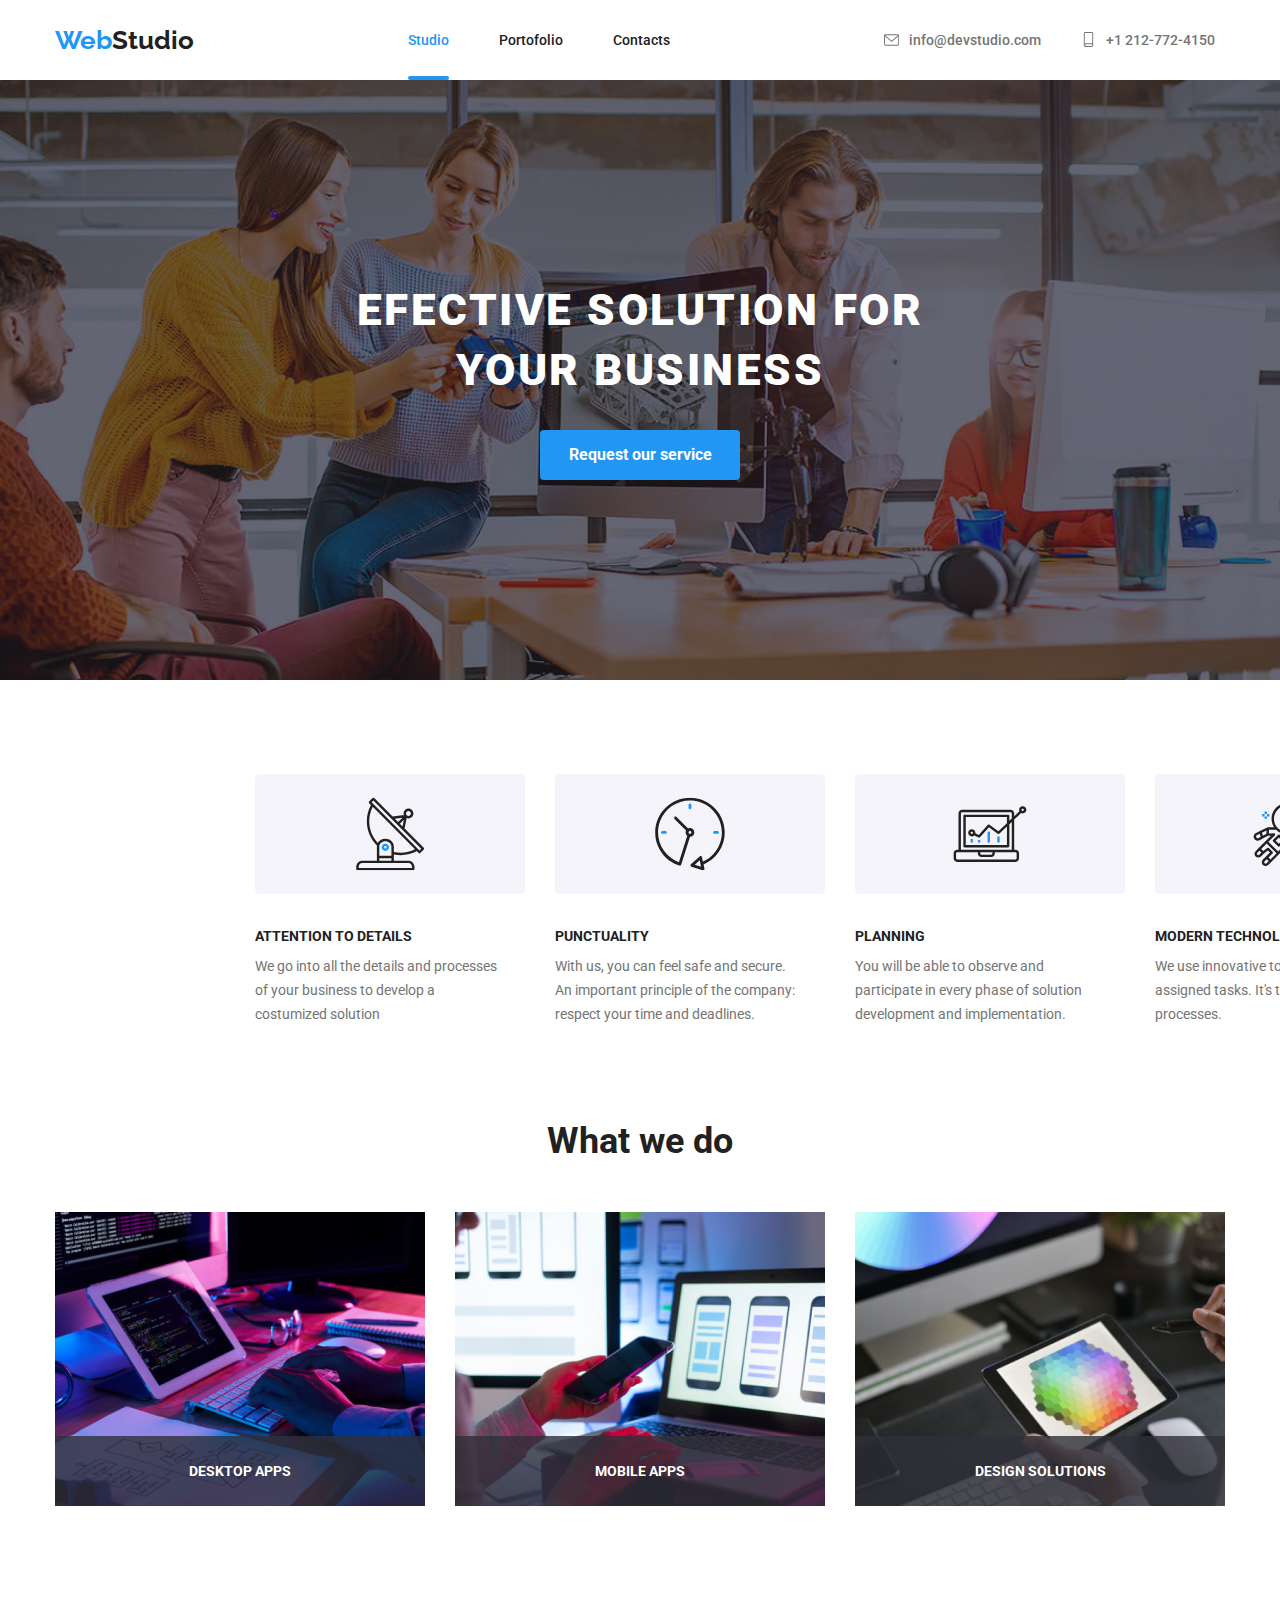
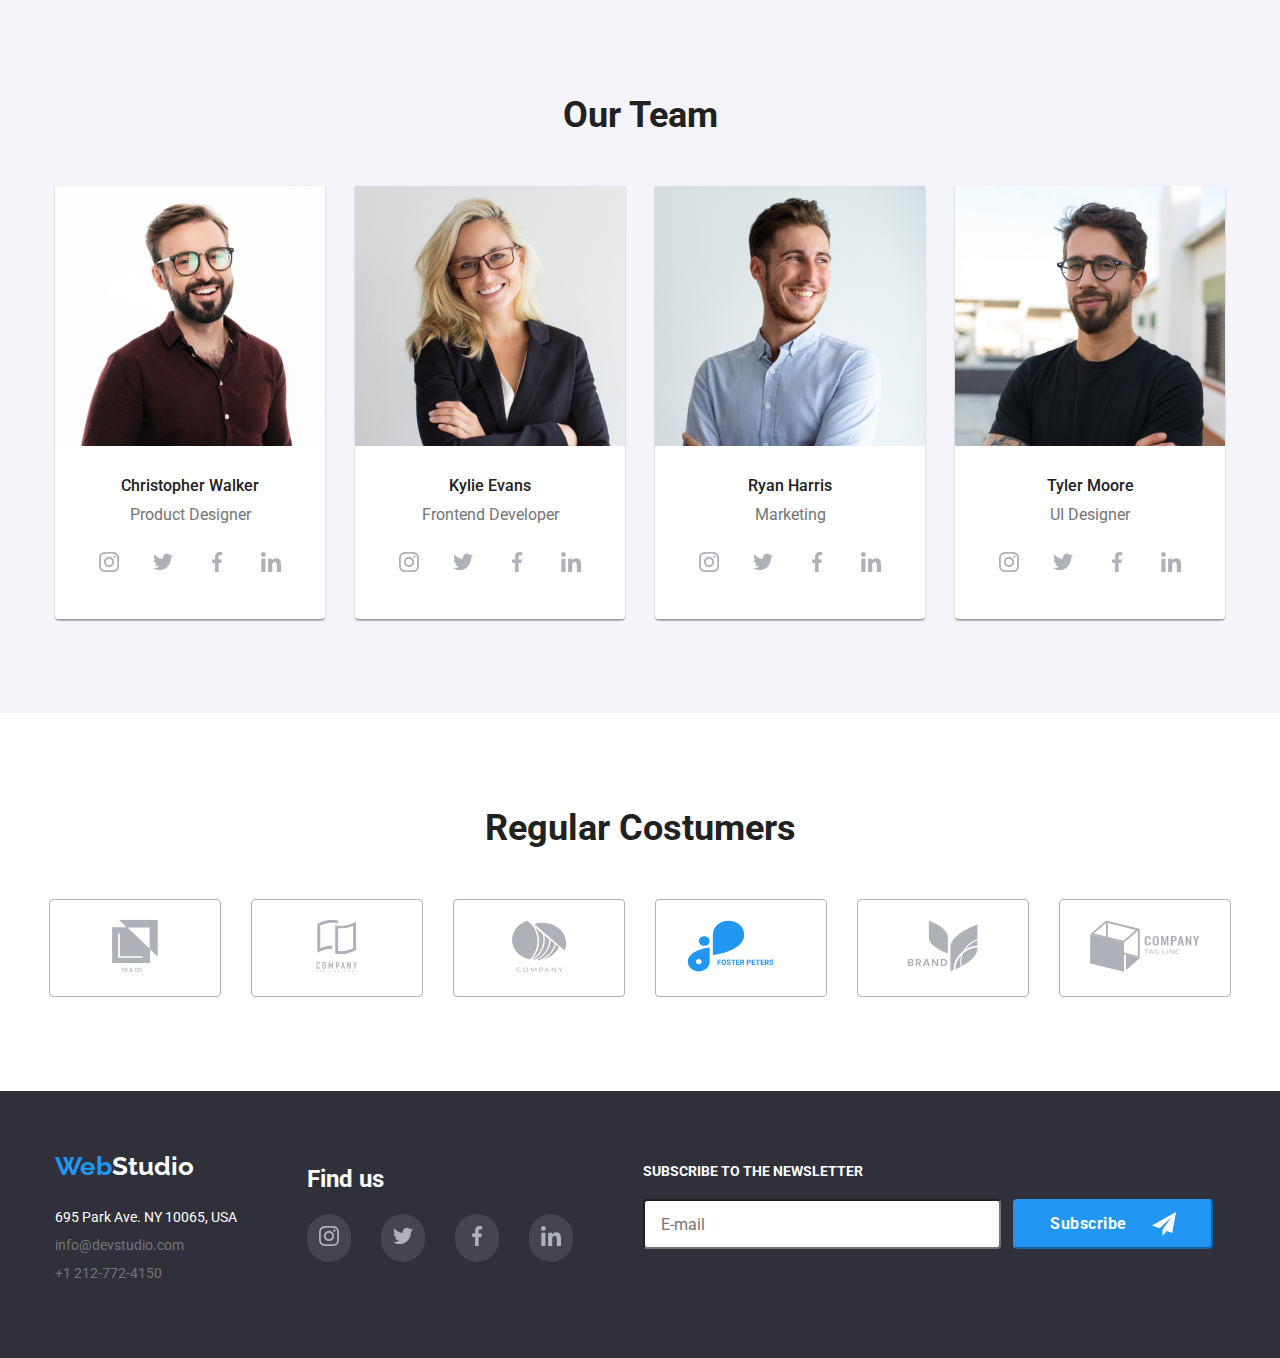
<file: index.html>
<!DOCTYPE html>
<html lang="en">
    <head>
     <meta charset="UTF-8">
     <title>Studio</title>
    <link rel="stylesheet" href="https://cdnjs.cloudflare.com/ajax/libs/modern-normalize/2.0.0/modern-normalize.min.css">
    <link rel="preconnect" href="https://fonts.googleapis.com">
    <link rel="preconnect" href="https://fonts.gstatic.com" crossorigin>
    <link
        href="https://fonts.googleapis.com/css2?family=Raleway:ital,wght@0,100..900;1,100..900&family=Roboto:ital,wght@0,100;0,300;0,400;0,500;0,700;0,900;1,100;1,300;1,400;1,500;1,700;1,900&display=swap"
        rel="stylesheet">
     <link rel="stylesheet" href="./css/styles.css"/>
    </head> 
    <body>
        <!-- Header section-->
         
    <header class="header">
        <div class="container"> 
        <div class="header__logo"><a href="/index.html"><span style="color:#2196F3 ;">Web</span>Studio</a>
         
        </div>  
        <nav class="header__navigation">
         <ul>                              
            <li><a  class="active" href="index.html">Studio</a></li>
            <li><a href="portofolio.html">Portofolio</a></li>
            <li><a href="/contacts">Contacts</a></li> 
         </ul>           
        </nav>
        
        <div class="header__info">
            
            <a class="header__info__mail" href="mailto:info@devstudio.com">
                <svg class="header__icon">
                    <use href="./img/symbol-defs.svg#icon-envelope" />
                </svg>info@devstudio.com</a>
            
            <a class="header__info__tel" href="tel:+12127724150">
                <svg class="header__icon">
                    <use href="./img/symbol-defs.svg#icon-smartphone" />
                </svg>+1 212-772-4150</a>
        </div>
        </div>

    </header> 

    <!-- Hero section-->
    <main>
        <section class="intro">
            <div class="container">
            <h1 class="intro__title"> EFECTIVE SOLUTION FOR<br>YOUR BUSINESS</h1>
            <button data-modal-open class="intro__servrequest" type="button">Request our service</button>
            </div>
        </section>

        <!-- Details section-->
        <div class="details">
            <div class="container">
            <div class="details__container">
                <svg class="details__icon" width="270" height="120" viewBox="0 0 390 105">
                    <use href="./img/symbol-defs.svg#icon-antena" />
                </svg>
            <h5 class="details__title">ATTENTION TO DETAILS</h5>
            <p class="details__text">We go into all the details and processes<br>of your business to develop a<br>costumized solution</p>
            </div>
            <div class="details__container">
                <svg class="details__icon" width="270" height="120" viewBox="0 0 390 105">
                    <use href="./img/symbol-defs.svg#icon-clock" />
                </svg>
            <h5 class="details__title">PUNCTUALITY</h5>
            <p>With us, you can feel safe and secure.<br>An important principle of the company:<br>respect your time and deadlines.</p>
            </div>
            <div class="details__container">
                <svg class="details__icon" width="270" height="120" viewBox="0 0 390 105">
                    <use href="./img/symbol-defs.svg#icon-diagram" />
                </svg>
            <h5 class="details__title">PLANNING</h5>
            <p>You will be able to observe and <br>participate in every phase of solution<br>development and implementation.</p>
            </div>
            <div class="details__container">
                <svg class="details__icon" width="270" height="120" viewBox="0 0 390 105">
                    <use href="./img/symbol-defs.svg#icon-astronaut" />
                </svg>
            <h5 class="details__title">MODERN TECHNOLOGIES</h5>
            <p>We use innovative tools to solve<br>assigned tasks. It's time to simplify work<br>processes.</p>
            </div>
        </div>
        </div>
        <!-- What we do section-->
        <div class="whwedo">
            
            <h2 class="whwedo__title">What we do</h2>
            <div class="whwedo__container">
                <div class="thumb">
            <img class="whwedo__images" src="img/WwdB1.jpg" alt="frontend developer pic " width="200">
            <h5 class="label">desktop apps</h5>
                </div>
                <div class="thumb">
            <img class="whwedo__images" src="img/WwdB2.jpg" alt="mobile app design pic" width="200">
            <h5 class="label">mobile apps</h5>
                </div>
                <div class="thumb">
            <img class="whwedo__images" src="img/WwdB3.jpg" alt="site design pic" width="200">
            <h5 class="label">design solutions</h5>
                </div>
            </div>
        </div>
        <!-- Our team section-->
        <section class="ourt">
          <div class="container">
            <h2 class="ourt__title">Our Team</h2>
            <div class="ourt__container">
            <figure class="ourt__card">
                <img class="ourt__images" src="img/christopherwalker.jpg" alt="Christopher Walker" width="150">
                <figcaption class="ourt__role">
                    <h3 class="ourt__role__name">Christopher Walker</h3>
                    <p class="ourt__role__role">Product Designer</p>
                </figcaption>
                <ul class="ourt_social">
                    <li>
                        <a href="">
                            <svg class="icon">
                                <use href="./img/symbol-defs.svg#icon-instagram" />
                            </svg>
                        </a>
                    </li>
                    <li>
                        <a href="">
                            <svg class="icon">
                                <use href="./img/symbol-defs.svg#icon-twitter" />
                            </svg>
                        </a>
                    </li>
                    <li>
                        <a href="">
                            <svg class="icon">
                                <use href="./img/symbol-defs.svg#icon-facebook" />
                            </svg>
                        </a>
                    </li>
                    <li>
                        <a href="">
                            <svg class="icon">
                                <use href="./img/symbol-defs.svg#icon-linkedin" />
                            </svg>
                        </a>
                    </li>
                    
                </ul>
            </figure>
            <figure class="ourt__card">
                <img class="ourt__images" src="img/kylieevans.jpg" alt="Kylie Evans" width="150">
                <figcaption class="ourt__role">
                    <h3 class="ourt__role__name">Kylie Evans</h3>
                    <p class="ourt__role__role">Frontend Developer</p>
                </figcaption>
                <ul class="ourt_social">
                    <li>
                        <a href="">
                            <svg class="icon">
                                <use href="./img/symbol-defs.svg#icon-instagram" />
                            </svg>
                        </a>
                    </li>
                    <li>
                        <a href="">
                            <svg class="icon">
                                <use href="./img/symbol-defs.svg#icon-twitter" />
                            </svg>
                        </a>
                    </li>
                    <li>
                        <a href="">
                            <svg class="icon">
                                <use href="./img/symbol-defs.svg#icon-facebook" />
                            </svg>
                        </a>
                    </li>
                    <li>
                        <a href="">
                            <svg class="icon">
                                <use href="./img/symbol-defs.svg#icon-linkedin" />
                            </svg>
                        </a>
                    </li>
                
                </ul>
            </figure>
            <figure class="ourt__card">
                <img class="ourt__images" src="img/ryanharris.jpg" alt="Ryan Harris" width="150">
                <figcaption class="ourt__role">
                    <h3 class="ourt__role__name">Ryan Harris</h3>
                    <p class="ourt__role__role">Marketing</p>
                </figcaption>
                <ul class="ourt_social">
                    <li>
                        <a href="">
                            <svg class="icon">
                                <use href="./img/symbol-defs.svg#icon-instagram" />
                            </svg>
                        </a>
                    </li>
                    <li>
                        <a href="">
                            <svg class="icon">
                                <use href="./img/symbol-defs.svg#icon-twitter" />
                            </svg>
                        </a>
                    </li>
                    <li>
                        <a href="">
                            <svg class="icon">
                                <use href="./img/symbol-defs.svg#icon-facebook" />
                            </svg>
                        </a>
                    </li>
                    <li>
                        <a href="">
                            <svg class="icon">
                                <use href="./img/symbol-defs.svg#icon-linkedin" />
                            </svg>
                        </a>
                    </li>
                
                </ul>
            </figure>
            <figure class="ourt__card">
                <img class="ourt__images" src="img/tylermoore.jpg" alt="Tyler Moore" width="150">
                <figcaption class="ourt__role">
                    <h3 class="ourt__role__name">Tyler Moore</h3>
                    <p class="ourt__role__role">UI Designer</p>
                </figcaption>
                <ul class="ourt_social">
                    <li>
                        <a href="">
                            <svg class="icon">
                                <use href="./img/symbol-defs.svg#icon-instagram" />
                            </svg>
                        </a>
                    </li>
                    <li>
                        <a href="">
                            <svg class="icon">
                                <use href="./img/symbol-defs.svg#icon-twitter" />
                            </svg>
                        </a>
                    </li>
                    <li>
                        <a href="">
                            <svg class="icon">
                                <use href="./img/symbol-defs.svg#icon-facebook" />
                            </svg>
                        </a>
                    </li>
                    <li>
                        <a href="">
                            <svg class="icon">
                                <use href="./img/symbol-defs.svg#icon-linkedin" />
                            </svg>
                        </a>
                    </li>
                
                </ul>
            </figure>
          </div> 
          </div>           
        </section>
        <!-- Regular costumers section-->
        <div class="regular">
        
            <h2 class="regular__title">Regular Costumers</h2>
            <ul class="regular_logos">
                <li class="regular_icon">
                    <a href="">
                        <svg width="170" height="92" viewBox="0 0 325 100"   >
                            <use href="./img/symbol-defs.svg#icon-rcyaco" />
                        </svg>
                    </a>
                </li>
                <li>
                    <a href="">
                        <svg width="170" height="92" viewBox="0 0 325 100">
                            <use href="./img/symbol-defs.svg#icon-rcco1" />
                        </svg>
                    </a>
                </li>
                <li>
                    <a href="">
                        <svg width="170" height="92" viewBox="0 0 325 100">
                            <use href="./img/symbol-defs.svg#icon-rcco2" />
                        </svg>
                    </a>
                </li>
                <li>
                    <a href="">
                        <svg width="170" height="92" viewBox="0 0 325 100">
                            <use href="./img/symbol-defs.svg#icon-rcfp" />
                        </svg>
                    </a>
                </li>
                <li>
                    <a href="">
                        <svg width="170" height="92" viewBox="0 0 325 100">
                            <use href="./img/symbol-defs.svg#icon-rcbrand" />
                        </svg>
                    </a>
                </li>
                <li>
                    <a href="">
                        <svg width="170" height="92" viewBox="0 0 325 100">
                            <use href="./img/symbol-defs.svg#icon-rctl" />
                        </svg>
                    </a>
                </li>
            
            </ul>
            
        </div>
    </main> 
    <!-- Footer section-->
    <footer class="footer">
        <div class="container">
        <div class="footer__container">
            <div class="footer__logo">
                <a href="/index.html"><span style="color:#2196F3 ;">Web</span>Studio</a>        
            </div>           
            <address class="footer__address">
                <p class="footer__location">695 Park Ave. NY 10065, USA</p>
                <a href="mailto:info@devstudio.com">info@devstudio.com</a>
                <a href="tel:+12127724150">+1 212-772-4150</a>
            </address>
        </div>
        <div class="footer__findus">            
            <h2 class="footer__findus__title">Find us</h2>
                <ul class="footer__findus__social">
                    <li class="regular_icon">
                        <a href="">
                            <svg class="icon">
                                <use href="./img/symbol-defs.svg#icon-instagram" />
                            </svg>
                        </a>
                    </li>
                    <li>
                        <a href="">
                            <svg class="icon">
                                <use href="./img/symbol-defs.svg#icon-twitter" />
                            </svg>
                        </a>
                    </li>
                    <li>
                        <a href="">
                            <svg class="icon">
                                <use href="./img/symbol-defs.svg#icon-facebook" />
                            </svg>
                        </a>
                    </li>
                    <li>
                        <a href="">
                            <svg class="icon">
                                <use href="./img/symbol-defs.svg#icon-linkedin" />
                            </svg>
                        </a>
                    </li>
                </ul>
        </div>
        <div class="postmail">
            <h2 class="postmail__title">subscribe to the newsletter</h2>
            <form name="postmail-email" class="postmail-email">
                <label class="postmail-email__position">
                <input type="email" name="email" placeholder="E-mail" class="postmail-email__input">
                </label>
                <button type="submit" class="postmail-email__btn">Subscribe
                    <svg width="24px" height="24px" class="postmail-email__icon">
                        <use href="./img/symbol-defs.svg#icon-iconsend"></use>
                    </svg>
                </button>
            </form>
        </div>
        </div>
    </footer>

    <!-- Modal section-->

    <div data-modal class="is-hidden">
        <div data-modal-content>
            <p></p>
            <button data-modal-close type="button">x</button>
            <h2 class="modal-title">Leave your information and we'll call you back</h2>

           <form name="modal-form" class="modal-form">
            <label class="modal-form__position">Name
                <input type="text" name="username" class="modal-form__input" />
                <svg witdt="18px" height="18px">
                    <use href="./img/symbol-defs.svg#icon-person"></use>
                </svg>
            </label>
            <label class="modal-form__position">Telephone
                <input type="number" name="telephone" class="modal-form__input" />
                <svg witdt="18px" height="18px">
                    <use href="./img/symbol-defs.svg#icon-phoneform"></use>
                </svg>
            </label>
            <label class="modal-form__position">E-mail
                <input type="email" name="email" class="modal-form__input" />
                <svg witdt="18px" height="18px">
                    <use href="./img/symbol-defs.svg#icon-emailform"></use>
                </svg>
            </label>
            <label class="modal-form__position">Comments
                <textarea name="comment" placeholder="Enter the text" class="modal-form__comment"></textarea>                
            </label>
            <label class="modal-form__position modal-form__checked form-checked">
                <input type="checkbox" name="agree" value="agree" class="modal-form__input"/>
                <span class="replace-checkbox            modal-checkbox__position">
                    <svg>
                        <use href="./img/symbol-defs.svg#icon-check"></use>
                    </svg>
                </span>
                I agree with the letter and accept the <a href="#" class="condition">Terms and Conditions</a>
            </label>
            <button type="submit" class="modal-form__btn">Send</button>

           </form> 
        </div>
    </div>

    <script src="./modal.js"></script>

    </body>
</html>
</file>
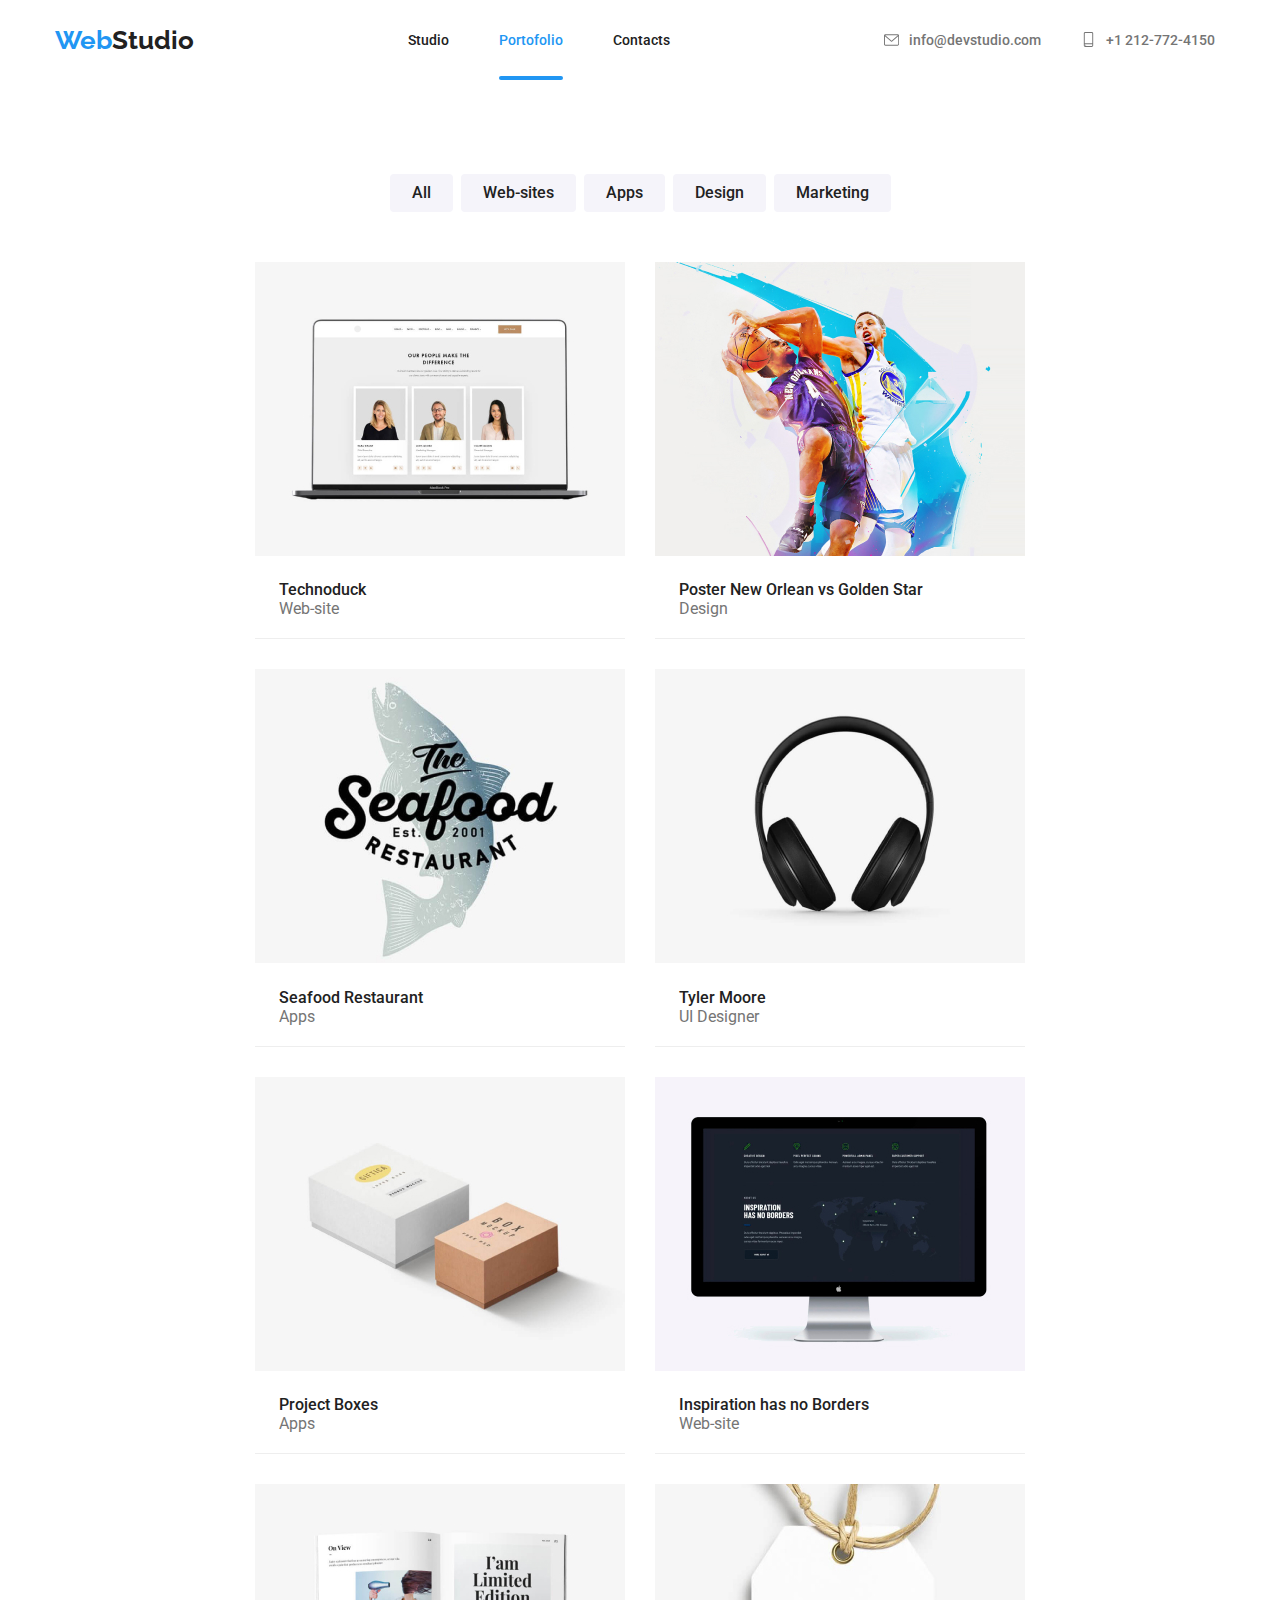
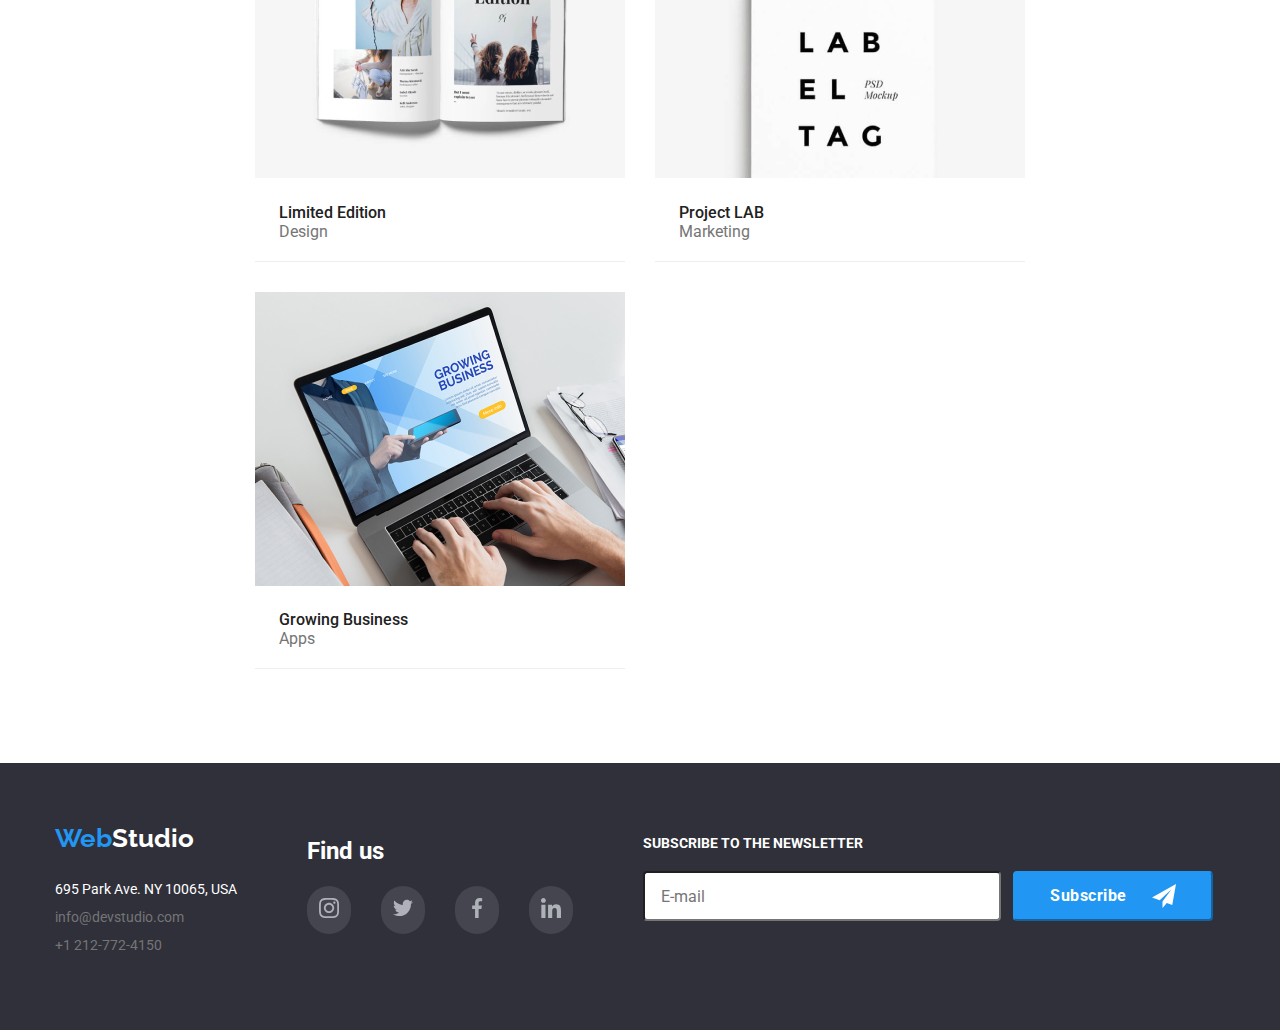
<file: portofolio.html>
<!DOCTYPE html>
<html lang="en">
    <head>
        <meta charset="UTF-8">
        <title>Portofolio</title>
        <link rel="stylesheet" href="https://cdnjs.cloudflare.com/ajax/libs/modern-normalize/2.0.0/modern-normalize.min.css">
        <link rel="preconnect" href="https://fonts.googleapis.com">
        <link rel="preconnect" href="https://fonts.gstatic.com" crossorigin>
        <link
            href="https://fonts.googleapis.com/css2?family=Raleway:ital,wght@0,100..900;1,100..900&family=Roboto:ital,wght@0,100;0,300;0,400;0,500;0,700;0,900;1,100;1,300;1,400;1,500;1,700;1,900&display=swap"
            rel="stylesheet">
        <link rel="stylesheet" href="./css/styles.css"/>
    </head>
    <body>

        <!-- Header section-->
        <header class="header">
            <div class="container">
            <div class="header__logo"><a href="/index.html"><span style="color:#2196F3 ;">Web</span>Studio</a>
        
            </div>
            <nav class="header__navigation">
                <ul>
                    <li><a href="index.html">Studio</a></li>
                    <li><a  class="active" href="portofolio.html">Portofolio</a></li>
                    <li><a href="/contacts">Contacts</a></li>
                </ul>
            </nav>
        
            <div class="header__info">
                <a class="header__info__mail" href="mailto:info@devstudio.com">
                    <svg class="header__icon">
                        <use href="./img/symbol-defs.svg#icon-envelope" />
                    </svg>info@devstudio.com</a>
                
                <a class="header__info__tel" href="tel:+12127724150">
                    <svg class="header__icon">
                        <use href="./img/symbol-defs.svg#icon-smartphone" />
                    </svg>+1 212-772-4150</a>
            </div>
            </div>
        
        </header>
        <main>

            <!-- Buttons section-->
            <div class="btn">
                <div class="container">
                <button type="button">All</button>
                <button type="button">Web-sites</button>
                <button type="button">Apps</button>
                <button type="button">Design</button>
                <button type="button">Marketing</button>
                </div>
            </div>

            <!-- Main section-->
            
                <div class="main">
                    <div class="container">
                    <figure class="main__card">
                        <div class="overlay">
                          <p>Technoduck is a state-of-the-art coronavirus distribution platform. Companies use this platform for digital espionage
                        and attacks on competitors' secure servers.</p>  
                        </div>
                        <img class="main__images" src="img/technoduck.jpg" alt="team members" width="250">
                        <figcaption class="main__design">
                            <h3 class="main__design__title">Technoduck</h3>
                            <p class="main__design__item">Web-site</p>
                        </figcaption>
                    </figure>
                    <figure class="main__card">
                        <div class="overlay">
                            <p>Future text</p>
                        </div>
                        <img class="main__images" src="img/novsgs.jpg" alt="basketball players poster" width="250">
                        <figcaption class="main__design">
                        <h3 class="main__design__title">Poster New Orlean vs Golden Star</h3>
                        <p class="main__design__item">Design</p>
                        </figcaption>
                    </figure>
                    <figure class="main__card">
                        <div class="overlay">
                            <p>Future text</p>
                        </div>
                        <img class="main__images" src="img/seafood.jpg" alt="seafood restaurant banner" width="250">
                        <figcaption class="main__design">
                            <h3 class="main__design__title">Seafood Restaurant</h3>
                            <p class="main__design__item">Apps</p>
                        </figcaption>
                    </figure>
                  
                    <figure class="main__card">
                        <div class="overlay">
                            <p>Future text</p>
                        </div>
                        <img class="main__images" src="img/prjprime.jpg" alt="Tyler Moore" width="250">
                        <figcaption class="main__design">
                            <h3 class="main__design__title">Tyler Moore</h3>
                            <p class="main__design__item">UI Designer</p>
                        </figcaption>
                    </figure>
                    <figure class="main__card">
                        <div class="overlay">
                            <p>Future text</p>
                        </div>
                        <img class="main__images" src="img/prjboxes.jpg" alt="boxes" width="250">
                        <figcaption class="main__design">
                            <b class="main__design__title">Project Boxes</b>
                            <p class="main__design__item">Apps</p>
                        </figcaption>
                    </figure>
                    <figure class="main__card">
                        <div class="overlay">
                            <p>Future text</p>
                        </div>
                        <img class="main__images" src="img/ihnb.jpg" alt="desktop display" width="250">
                        <figcaption class="main__design">
                            <h3 class="main__design__title">Inspiration has no Borders</h3>
                            <p class="main__design__item">Web-site</p>
                        </figcaption>
                    </figure>
                               
                    <figure class="main__card">
                        <div class="overlay">
                            <p>Future text</p>
                        </div>
                        <img class="main__images" src="img/limed.jpg" alt="open magazine" width="250">
                        <figcaption class="main__design">
                            <h3 class="main__design__title">Limited Edition</h3>
                            <p class="main__design__item">Design</p>
                        </figcaption>
                    </figure>
                    <figure class="main__card">
                        <div class="overlay">
                            <p>Future text</p>
                        </div>
                        <img class="main__images" src="img/prjlab.jpg" alt="label tag" width="250">
                        <figcaption class="main__design">
                            <h3 class="main__design__title">Project LAB</h3>
                            <p class="main__design__item">Marketing</p>
                        </figcaption>
                    </figure>
                    <figure class="main__card"><div class="overlay">
                        <p>Future text</p>
                    </div>
                        <img class="main__images" src="img/grbus.jpg" alt="laptop" width="250">
                        <figcaption class="main__design">
                            <h3 class="main__design__title">Growing Business</h3>
                            <p class="main__design__item">Apps</p>
                        </figcaption>
                    </figure>
                </div>
                </div>
            
        </main> 
        <!-- Footer section-->
        <footer class="footer">
            <div class="container">
                <div class="footer__container">
                    <div class="footer__logo">
                        <a href="/index.html"><span style="color:#2196F3 ;">Web</span>Studio</a>
                    </div>
                    <address class="footer__address">
                        <p class="footer__location">695 Park Ave. NY 10065, USA</p>
                        <a href="mailto:info@devstudio.com">info@devstudio.com</a>
                        <a href="tel:+12127724150">+1 212-772-4150</a>
                    </address>
                </div>
                <div class="footer__findus">
                    <h2 class="footer__findus__title">Find us</h2>
                    <ul class="footer__findus__social">
                        <li class="regular_icon">
                            <a href="">
                                <svg class="icon">
                                    <use href="./img/symbol-defs.svg#icon-instagram" />
                                </svg>
                            </a>
                        </li>
                        <li>
                            <a href="">
                                <svg class="icon">
                                    <use href="./img/symbol-defs.svg#icon-twitter" />
                                </svg>
                            </a>
                        </li>
                        <li>
                            <a href="">
                                <svg class="icon">
                                    <use href="./img/symbol-defs.svg#icon-facebook" />
                                </svg>
                            </a>
                        </li>
                        <li>
                            <a href="">
                                <svg class="icon">
                                    <use href="./img/symbol-defs.svg#icon-linkedin" />
                                </svg>
                            </a>
                        </li>
                    </ul>
                </div>
                <div class="postmail">
                    <h2 class="postmail__title">subscribe to the newsletter</h2>
                    <form name="postmail-email" class="postmail-email">
                        <label class="postmail-email__position">
                            <input type="email" name="email" placeholder="E-mail" class="postmail-email__input">
                        </label>
                        <button type="submit" class="postmail-email__btn">Subscribe
                            <svg width="24px" height="24px" class="postmail-email__icon">
                                <use href="./img/symbol-defs.svg#icon-iconsend"></use>
                            </svg>
                        </button>
                    </form>
                </div>
            </div>
        </footer>
    </body>
</html>
</file>
<file: css/styles.css>
:root {
    --dark-blue: #2F303A;
    --white: #ffffff;
    --light-blue: #2196F3;
    --light-black:#757575;
    --black: #212121;
    --grey-white:#F5F4FA;
    --primary-font: 'Roboto', sans-serif;
    --secondary-font: 'Raleway', sans-serif;
}

*{
    margin: 0;
    padding: 0;
}



html{
    box-sizing: border-box;
}

ul{
   list-style: none; 
}

a{
    text-decoration: none;
    color: inherit;
}

img{
    display: block;
    max-width: 100%;
    height: auto;
}




body{
    font-family: var(--primary-font);
    color:var(--black) ;
}
/* Header section style */
.header {
    background-color: #ffffff;  
}

.header .container{
    display: flex;
    justify-content: space-between;
    align-items: center;
    padding-left: 15px;
    padding-right: 25px;
        

}



.header__logo a  {
        
        font-family: var(--secondary-font);
        font-weight: 700;
        font-size: 26px;
        line-height: 30px;
        color: var(--black);    
}

/* Am incercat sa folosesc pentru tag-ul <span> clasa "header__logo__mcol", dar nu am reusit sa schimb culoarea textului */
.header__logo__mcol {
    color: var(--light-blue);
}

.header__navigation ul {
    display: flex;
    gap:50px;
    align-items: center;
    

}


.header__navigation a {
   
    font-family: var(--primary-font);
    font-weight: 500;
    font-size: 14px;
    line-height: 16px;    
    position: relative;
}

.active::after {
    color: var(--light-blue);
    content: '';
    width: 100%;
    height: 4px;
    border-radius: 2px;
    position: absolute;
    background-color: var(--light-blue);
    top: 44px;
    left: 0px;
    
}

/**/
.active{    
    color: var(--light-blue);
}


.header__navigation a:hover {
    color: var(--light-blue);
}
.header__navigation a:focus {
    color: var(--light-blue);
}
.header__info__mail  {
    display: flex;
    gap:10px;font-family: var(--primary-font);
    font-weight: 500;
    font-size: 14px;
    line-height: 16px;
    color: var(--light-black);
}


.header__info__mail:hover {
    color: var(--light-blue);
    stroke: var(--light-blue);
    
}

.header__info__mail:focus {
    color: var(--light-blue);
    stroke: var(--light-blue);
    transition-property: color, background-color, transform;
        transition-duration: 250ms;
        transition-timing-function: cubic-bezier(0.4, 0, 0.2, 1);
}

.header__info__tel {
    display: flex;
    font-family: var(--primary-font);
    font-weight: 500;
    font-size: 14px;
    line-height: 16px;
    color: var(--light-black);
    gap: 10px;

}
.header__info__tel:hover {
    color: var(--light-blue);
    stroke: var(--light-blue);
    transition-duration: 250ms;
    transition-timing-function: cubic-bezier(0.4, 0, 0.2, 1);
}
.header__info__tel:focus {
    color: var(--light-blue);
    stroke: var(--light-blue);
}

.header__info  {
    display: flex;
    gap:40px;
    padding-top: 32px;
    padding-bottom: 32px;
}
.header__icon{
    width: 15px;
    height: 15px;
}




/* Hero section style */
.intro{
    color: var(--white);
    background-color: var(--dark-blue);
    background-image: linear-gradient(0deg,rgba(47, 48, 58, 0.4), rgba(47, 48, 58, 0.4)), url('../img/herosectionimg.jpg');    
    background-repeat: no-repeat;
    background-size: auto;
    background-position: 50% 50%; 
    
}

.intro .container {
    display: flex;
    align-items: center;
    justify-content: center;
    flex-direction: column; 
    gap: 30px;
    padding-top: 200px;
    padding-bottom: 200px;
}

.intro__title{
    
    font-family: var(--primary-font);
    font-weight: 900;
    font-size: 44px;
    line-height: 60px;
    color: var(--white);
    text-align: center;
    letter-spacing: 2.5px;
   
}
.intro__servrequest{
    border-radius: 4px;
    background-color: var(--light-blue);
    color: var(--white);
    font-family: var(--primary-font);
    font-weight: 700;
    font-size: 16px;
    line-height: 30px;
    text-align: center;
    cursor: pointer;
    width: 200px;
    height: 50px;
    outline: none;
    border: none;
    cursor: pointer; 
}
.intro__servrequest:hover{
    transition-property: color, background-color, transform;
    transition-duration: 250ms;
    transition-timing-function: cubic-bezier(0.4, 0, 0.2, 1);
}
.intro__servrequest:focus {
    
    transition-property: color, background-color, transform;
    transition-duration: 250ms;
    transition-timing-function: cubic-bezier(0.4, 0, 0.2, 1);
}

/* Details section style */
.details h5{
    
    font-family: var(--primary-font);
    font-weight: 700;
    font-size: 14px;
    line-height: 16px;
    color:var(--black)
}
.details p {
    font-family: var(--primary-font);
    font-weight: 400;
    font-size: 14px;
    line-height: 24px;
    color:var(--light-black);
}
.details .container {
    display: flex;
    padding-top: 94px;
    padding-left: 215px;
    padding-right: 215px;
    gap: 30px;
    justify-content: space-around;
    
}
 .details__container .details__title{
    display: flex;
    padding-bottom: 10px;
 } 
 .details__icon{
    background-color: var(--grey-white);
    border-radius: 4px;
    margin-bottom: 30px;
    gap: 30px;
 }


/* What we do section style */

.whwedo h2{
    font-family: var(--primary-font);
    font-weight: 700;
    font-size: 36px;
    line-height: 42px;
    color: var(--black);
}
.whwedo__images{
  
    width: 370px;
    height: 294px;
    
}

.whwedo__container{
    display: flex;    
    padding-top: 50px;    
    justify-content: center;
    gap: 30px;
    padding-bottom: 94px;
}

.thumb {
    position: relative;
    overflow: hidden;
}

.thumb > .label{    
    position: absolute;
    color: var(--white);
    background-color:rgba(47, 48, 58, 0.8) ;
    bottom: 0;  
    font-size: 14px;
    text-transform: uppercase;
    width: 370px;
    height: 70px;
    display: flex;
    justify-content: center;
    align-items: center;
}


.whwedo__title{
    display: flex;
    justify-content: center;
    padding-top: 94px;
}


.whwedo__title .whwedo__images{
    display: flex;
    padding-top: 94px;
    
}




/* Our team section style */

.ourt__title {
    display: flex;
    justify-content: center;
    padding-top: 94px;}

.ourt__container{
    display: flex;
    justify-content: center;
    gap: 30px;
    padding-top: 50px;
    padding-bottom: 94px;   

}
.ourt__card .ourt__images , .ourt__role{
    display: flex;
    justify-content: center;
    flex-direction: column;
   
    
}

.ourt__role .ourt__role__name{
    display: flex;
    justify-content: center;
    padding-top: 30px;
}
.ourt__role .ourt__role__role {
    display: flex;
    justify-content: center;
    padding-top: 10px;
    
}
.ourt__card{
    box-shadow: 0px 2px 1px 0px rgba(0, 0, 0, 0.2),
   0px 1px 1px 0px rgba(0, 0, 0, 0.14),
    0px 1px 3px 0px rgba(0, 0, 0, 0.12);
}

.ourt{
    background-color: var(--grey-white);
}
.ourt__card {
    border-bottom-right-radius: 4px;
    border-bottom-left-radius: 4px;
}

.ourt  h2{
    font-family: var(--primary-font);
    font-weight: 700;
    font-size: 36px;
    line-height: 42px;
    color: var(--black);
}

.ourt__role__name{
    background-color: var(--white);
    font-family: var(--primary-font);
    font-weight: 500;
    font-size: 16px;
    line-height: 19px;
    color: var(--black);
}
.ourt__role__role{
background-color: var(--white);
}

.ourt__role{
    font-family: var(--primary-font);
    font-weight: 400;
    font-size: 16px;
    line-height: 19px;
    color: var(--light-black);
}
.ourt_social{
    background-color: var(--white);
    border-bottom-right-radius: 4px;
     border-bottom-left-radius: 4px;
    display: flex;
    justify-content: center;
    padding:16px 32px 30px;
    gap:10px;
}

.ourt_social li{
    background-color: var(--white);
    padding:12px;
    border-radius: 100px;
}

.ourt_social li:hover {
    background-color: var(--light-blue);
    fill: var(--white);
    transition-property: color, background-color, transform;
    transition-duration: 250ms;
    transition-timing-function: cubic-bezier(0.4, 0, 0.2, 1);
}
.ourt_social li:focus {
    background-color: var(--light-blue);
    fill: var(--white);
    transition-property: color, background-color, transform;
    transition-duration: 250ms;
    transition-timing-function: cubic-bezier(0.4, 0, 0.2, 1);
}

.ourt__images{
    width: 270px;
    height: 260px;
}
/* Regular section style */

.regular h2 {
    font-family: var(--primary-font);
    font-weight: 700;
    font-size: 36px;
    line-height: 42px;
    color: var(--black);
}
.regular__title {
    display: flex;
    justify-content: center;
    padding-top: 94px;
    padding-bottom: 50px;
}
.regular_logos{
    display: flex;
    justify-content: center;
    gap: 30px;
    padding-bottom: 94px;
}
.regular_logos li {
    background-color: var(--white);
    background-position: center;
    border-radius: 4px;
    border: 1px solid #AFB1B8;
}


.regular_logos li:hover {
    border-color: var(--light-blue);
    fill: var(--light-blue);
    stroke: var(--light-blue);
    transition-property: color, background-color, transform;
    transition-duration: 250ms;
    transition-timing-function: cubic-bezier(0.4, 0, 0.2, 1);
}

.regular_logos li:focus {
    border-color: var(--light-blue);
    fill: var(--light-blue);
    stroke: var(--light-blue);
    transition-property: color, background-color, transform;
    transition-duration: 250ms;
    transition-timing-function: cubic-bezier(0.4, 0, 0.2, 1);
}



/* Footer section style */
.footer{
    background-color: var(--dark-blue);
    
}

.footer__logo a {
   
    font-family: var(--secondary-font);
    font-weight: 700;
    font-size: 26px;
    line-height: 30px;
    color: var(--white);
}
.footer__location{
    font-style: normal;
    font-family: var(--primary-font);
    font-weight: 400;
    font-size: 14px;
    line-height: 16px;
    color: var(--white);
}
.footer__address a{
    font-style: normal;    
    font-family: var(--primary-font);
    font-weight: 400;
    font-size: 14px;
    line-height: 16px;
    color: var(--light-black);
}

.footer__address a:hover {
    color: var(--light-blue);
    transition-property: color, background-color, transform;
    transition-duration: 250ms;
    transition-timing-function: cubic-bezier(0.4, 0, 0.2, 1);
}

.footer__address a:focus {
    color: var(--light-blue);
    transition-property: color, background-color, transform;
    transition-duration: 250ms;
    transition-timing-function: cubic-bezier(0.4, 0, 0.2, 1);
}

.footer__logo{
    display: flex;
    padding-top:  60px; 
    padding-bottom: 28px;
    
  
}
.footer__address{
    display: flex;
    flex-direction: column;
    margin-bottom: 60px;
    justify-content: center;
    gap: 12px;

}
.footer__findus__title {
    color: var(--white);
    display: flex;
    justify-content: center;
    margin-bottom: 20px;
    margin-top: 75px;
}

.footer__findus__title {
    display: flex;
    justify-content: flex-start;
}

.footer__findus__social {
    display: flex;
    justify-content: center;
    gap: 30px;
    padding-bottom: 96px;
}
.footer__findus__social li {
    background-color: #FFFFFF1A;
    padding: 12px;
    border-radius: 100px;
}
.footer__findus__social li:hover{
    background-color: var(--light-blue);
    fill: var(--white);
    stroke: var(--white);
    transition-property: color, background-color, transform;
    transition-duration: 250ms;
    transition-timing-function: cubic-bezier(0.4, 0, 0.2, 1);
}

.footer .container{
    display: flex;
    padding-left: 15px;
    gap: 70px;
    
}

.postmail__title{
    color: var(--white);
    text-transform: uppercase;
    font-weight: bold;
    font-size: 14px;
    display: flex;
    justify-content: flex-start;
    padding-top:72px ;
}

.postmail-email__input{
    width: 358px;
    height: 50px;
    padding-left: 16px;
    border-color: var(--light-black);
    border-radius: 4px;
    outline: none;
    
}
.postmail-email__btn{
    cursor: pointer;
    width: 200px;
    height: 50px;
    outline: none;
    background-color: var(--light-blue);
    border-color: var(--light-blue);
    border-radius: 4px;
    color: var(--white);
    font-weight: bold;
    font-size: 16px;
    letter-spacing: 0.03em;
    display: flex;
    justify-content: center;
    align-items: center;
    gap: 25px;
}
.postmail-email{
    display: flex;
    gap: 12px;
    padding-top: 20px;
}







/* Portofolio filters/buttons section style */

.btn button{
    cursor: pointer;
    border-style: none;
    background-color: var(--grey-white);
    font-family: var(--primary-font);
    font-weight: 500;
    font-size: 16px;
    line-height: 26px;
    color: var(--black);
    padding: 6px 22px;
    border-radius: 4px;

}

.btn button:hover{
    background-color: var(--light-blue);
    color: var(--white);
    box-shadow:
    0px 2px 2px 0px #0000001F,
    0px 1px 2px 0px #00000014,
    0px 3px 1px 0px #0000001A;
    transition-property: color, background-color, transform;
    transition-duration: 250ms;
    transition-timing-function: cubic-bezier(0.4, 0, 0.2, 1);
}
.btn button:focus {
    background-color: var(--light-blue);
    color: var(--white);
    box-shadow:
    0px 2px 2px 0px #0000001F,
    0px 1px 2px 0px #00000014,
    0px 3px 1px 0px #0000001A;
    transition-property: color, background-color, transform;
    transition-duration: 250ms;
    transition-timing-function: cubic-bezier(0.4, 0, 0.2, 1);
}

.btn .container {
    display: flex;
    justify-content: center;
    padding-top: 94px;
    padding-bottom: 50px;
    gap: 8px;

}

/*Portofolio main section style */

.main__design__title {
    font-family: var(--primary-font);
    font-weight: 500;
    font-size: 16px;
    line-height: 19px;
    color: var(--black);
}

.main__design {
    font-family: var(--primary-font);
    font-weight: 400;
    font-size: 16px;
    line-height: 19px;
    color: var(--light-black);

}

.main__images {
    display: inline-block;
    width: 370px;
    height: 294px;
    
}

.main .container {
    display: flex;
    flex-wrap: wrap;
    padding-bottom: 94px;
    padding-left: 215px;
    padding-right: 215px;
    gap: 30px;
}
.main__design{
    padding: 20px 24px;    
    position: relative;
    overflow: hidden;
    background-color: var(--white);
}
.main__card {
    border-bottom: 1px solid rgba(238, 238, 238, 1) ;
    position: relative;
    overflow: hidden;
}

.overlay{
    position: absolute;
    top: 0;
    left: 0;
    width: 370px;
    height: 294px;
    padding: 63px 24px 91px;
    font-weight: 400;
    font-size: 18px;
    line-height: 28px;
    color: var(--white);
    background-color:rgba(33, 150, 243, 0.9) ;
    transform: translatey(105%);
    transition: transform 500ms ease-in-out;
   

}

.main__card:hover {
    box-shadow: 
    1px 4px 6px 0px #00000029,
    0px 4px 4px 0px #0000000F,
    0px 1px 1px 0px #0000001F;
    transition-property: color, background-color, transform;
    transition-duration: 250ms;
    transition-timing-function: cubic-bezier(0.4, 0, 0.2, 1);
    
}
.main__card:hover .overlay{
    transform: translatey(0);

}



/*clase universale section style */
.container{
    width: 1200px;
    margin-left: auto;
    margin-right: auto;

}
.icon {
    width: 20px;
    height: 20px;
}

/*modal section style */

.is-hidden{
    opacity: 0;
    visibility: hidden;
    pointer-events: none;
}

[data-modal] {
    height: 100%;
    width: 100%;
    position: fixed;
    top: 0;
    left: 0;
    background-color:rgba(0, 0, 0, 0.5);

}
[data-modal-content] {
    width: 528px;
    height: 581px;
    background-color: rgba(255, 255, 255, 1);
    border-radius: 4px;
    position: absolute;
    top: 50%;
    left: 50%;
    padding: 20px;
    transform: translate(-50%, -50%);    
    transition-duration: 1s;
}

[data-modal-close] {
    position:absolute ;
    top: 10px;
    right: 8px;
    width: 30px;
    height: 30px;
    background-color: rgba(255, 255, 255, 1);
    border: 1px solid rgba(0, 0, 0, 0.1);
    border-radius: 50px;
}
[data-modal-close]:hover{
    cursor: pointer;
    color: var(--light-blue);
}



.is-hidden [data-modal-content] {
    transform: translate(-50%, -70%)  scale(0.3);
}

/*form section style */

.modal-title{
    font-family: Roboto;
    font-size: 20px;
    font-weight: 700;
    line-height: 23.44px;
    letter-spacing: 0.03em;
    text-align: center;
    padding-top: 20px;
    padding-left: 20px;
    padding-right: 20px;
    
}
.modal-form{
    padding: 12px 20px;
    display: flex;
    flex-direction: column;
}
.modal-form__position{
    padding-top: 4px;
    margin-bottom: 4px;
    display: flex;
    flex-direction: column;
    font-weight: 400;
    font-size: 12px;
    line-height: 14px;
    letter-spacing: 0.01em;
    color: rgba(117, 117, 117, 1);
    gap: 4px;
    position: relative;
}
.modal-form__position svg{
    position: absolute;
    height: 18px;
    width: 18px;
    top: 34px;
    left: 12px;
}
.modal-form__position input{
    padding-left: 42px;
}

.modal-form__position input:focus + svg,
.modal-form__position input:hover+svg{
    fill: var(--light-blue)
}
.modal-form__input{
    outline: none;
    cursor: pointer;
    height: 40px;
    border: solid 1px rgba(33, 33, 33, 0.2);
    border-radius: 4px;
    padding-left: 14px;
  }
.modal-form__comment{
    outline: none;
    cursor: pointer;
    margin-top: 4px;
    height: 120px;
    border: solid 1px rgba(33, 33, 33, 0.2);
    border-radius: 4px;
    padding-left: 16px;
    padding-top:14px;
}
.modal-form__checked{
    display: flex;
    flex-direction: row;
    align-items: center;
    font-size: 14px;
    font-weight: 400;
    line-height: 24px;
    letter-spacing: 0.03em;
    gap: 7px;
    padding-left: 14px;
    margin-bottom: 20px;
}
.condition{
    text-decoration: underline;
    color: var(--light-blue);
    padding-left: 5px;
}
.modal-form__input[type="checkbox"]{
    display: none;
}

.modal-form__input[type="checkbox"]:checked+.replace-checkbox{
    background-color: var(--light-blue);
    border-color: var(--light-blue);
}

.modal-checkbox__position{
    position: relative;
    width: 17px;
    height: 15px;
    border: 2px solid var(--black);
    border-radius: 2px;
}

.modal-checkbox__position svg{
    position: absolute;
    top: -4px;
    left: -2px;
    display: none;
    fill: var(--white)
}

.modal-form__input[type="checkbox"]:checked+.modal-checkbox__position svg{
    display: block;
}

.modal-form__btn{
    cursor: pointer;
    width: 200px;
    height: 50px;
    background-color: var(--light-blue);
    box-shadow:0px 4px 4px 0px rgba(0, 0, 0, 0.15); ;
    border-radius: 4px;
    outline:none;
    border: none;
    color:var(--white) ;
    font-size: 16px;
    text-align: center;
    margin:0px auto ;
}

.modal-form__btn:hover{
    box-shadow:
        1px 4px 6px 0px #00000029,
        0px 4px 4px 0px #0000000F,
        0px 1px 1px 0px #0000001F;
    transition-property: color, background-color, transform;
    transition-duration: 250ms;
    transition-timing-function: cubic-bezier(0.4, 0, 0.2, 1);
}

.modal-form__input:hover,
.modal-form__comment:hover,
.modal-form__input:focus,
.modal-form__comment:focus{
    border-color: var(--light-blue);
    box-shadow:
    1px 4px 6px 0px #00000029,
    0px 4px 4px 0px #0000000F,
    0px 1px 1px 0px #0000001F;
    transition-property: color, background-color, transform;
    transition-duration: 250ms;
    transition-timing-function: cubic-bezier(0.4, 0, 0.2, 1);
}
</file>
